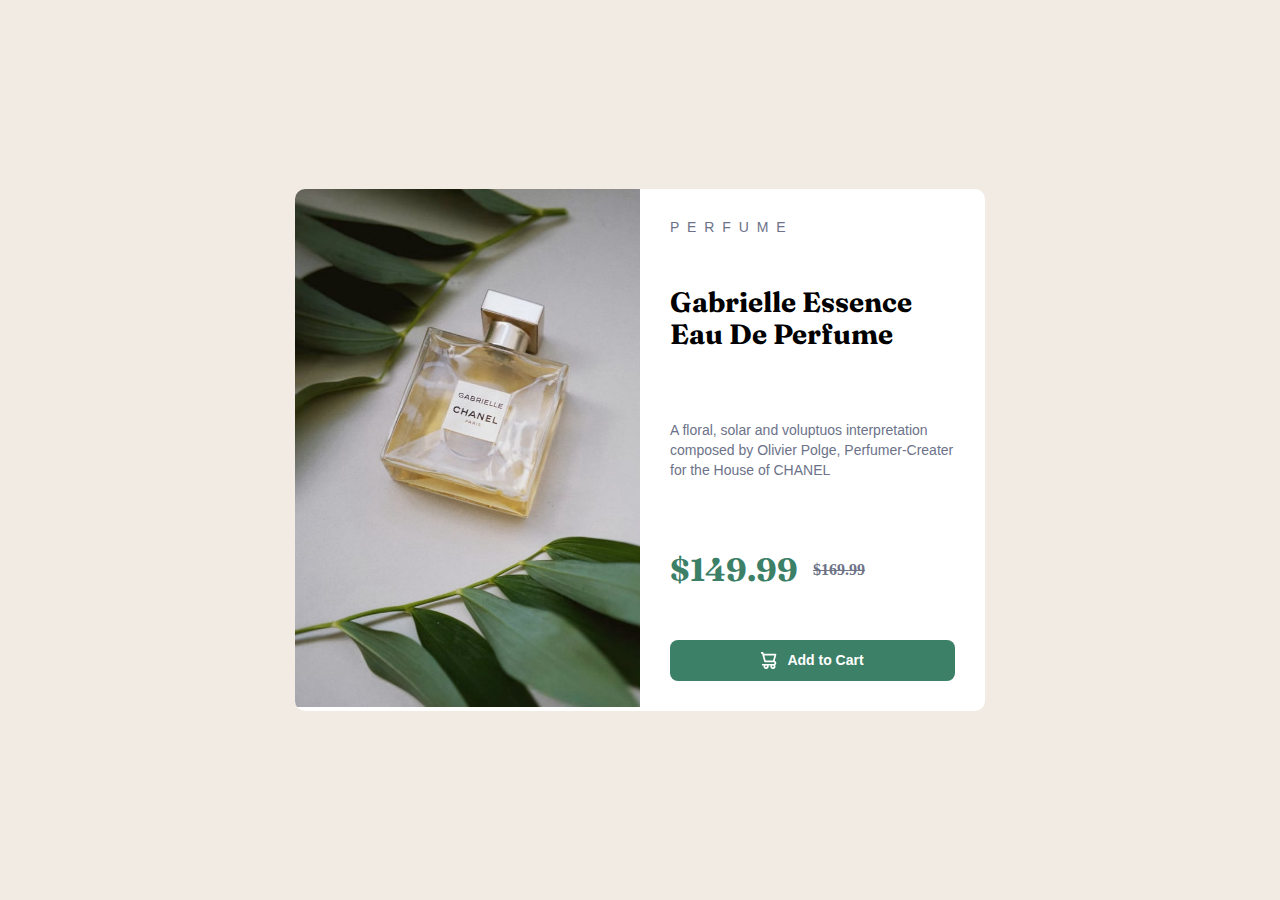
<file: product-preview-card-component-main/index.html>
<!DOCTYPE html>
<html lang="en">
<head>
    <meta charset="UTF-8">
    <meta name="viewport" content="width=device-width, initial-scale=1.0">
    <link rel="icon" type="image/png" sizes="32x32" href="favicon-32x32.png">
    <title>Product Preview Card</title>
    





    <title>product-preview-card</title> 
    <link rel="preconnect" href="https://fonts.googleapis.com">
    <link rel="preconnect" href="https://fonts.gstatic.com" crossorigin>
    <link href="https://fonts.googleapis.com/css2?family=Fraunces:ital,opsz,wght@0,9..144,100..900;1,9..144,100..900&display=swap" rel="stylesheet">
    <link rel="stylesheet" href="style.css">
</head>
<body>
    <div class="main">
        <picture>
            <source media="(max-width: 600px)" srcset="images/image-product-mobile.jpg">
            <img src="images/image-product-desktop.jpg" alt ="Perfume Bottle">
        </picture>
        <div class="info">
            <h1>P E R F U M E</h1>
            <h2>Gabrielle Essence Eau De Perfume</h2>
            <p>A floral, solar and voluptuos interpretation composed by Olivier Polge, Perfumer-Creater for the House of CHANEL</p>
            <div class="price">
                <span class="discountedprice">$149.99</span>
                <span class="originalprice">$169.99</span>
            </div>
            <button><img src="images/icon-cart.svg" alt="Cart Icon">Add to Cart</button>
            
        </div>
    </div>
</body>
</html>
</file>
<file: product-preview-card-component-main/style.css>
* {
    padding: 0;
    margin: 0;
    box-sizing: border-box;
}

html, body {
    height: 100%;
    width: 100%;
    background-color: hsl(30, 30%, 92%);
    display: flex;
    justify-content: center;
    align-items: center;
}

.main {
    width: 690px;
    background-color: hsl(0, 0%, 100%);
    display: flex;
    border-radius: 10px;
    overflow: hidden;
}

picture {
    width: 50%;
}

img {
    width: 100%;
    height: auto;
}

.info {
    width: 50%;
    padding: 30px;
    display: flex;
    flex-direction: column;
    justify-content: space-between;
}

h1 {
    font-size: 14px;
    font-weight: 500;
    color: hsl(228, 12%, 48%);
    font-family: "Montserrat", sans-serif;
    letter-spacing: 2px;
}

h2 {
    font-family: "Fraunces", sans-serif;
    font-size: 28px;
    line-height: 32px;
}

p {
    font-family: "Montserrat", sans-serif;
    font-size: 14px;
    line-height: 20px;
    color: hsl(228, 12%, 48%);
    margin: 20px 0;
}
.price {
    font-size: 35px;
    font-weight: 700;
    color: hsl(158, 36%, 37%);
    display: flex;
    align-items: center;
    gap: 15px;
}

.discountedprice {
    font-family: "Fraunces", sans-serif;
    font-size: 32px;
    font-weight: 700;
    color: hsl(158, 36%, 37%);
}

.originalprice {
    font-size: 16px;
    text-decoration: line-through;
    color: hsl(228, 10%, 48%);
}

button {
    display: flex;
    align-items: center;
    justify-content: center;
    gap: 10px;
    background-color: hsl(158, 36%, 37%);
    color: white;
    font-family: "Montserrat", sans-serif;
    font-weight: 600;
    border-radius: 8px;
    font-size: 14px;
    border: none;
    padding: 12px 20px;
    cursor: pointer;
    transition: background 0.3s ease-in-out;
}

button img {
    width: 16px;
}

button:hover {
    background-color: hsl(158, 36%, 30%);
}

@media (max-width: 600px) {
    .main {
        width: 90%;
        flex-direction: column;
        height: auto;
    }

    picture {
        width: 100%;
    }

    img {
        border-radius: 10px 10px 0 0;
    }

    .info {
        width: 100%;
        padding: 20px;
        text-align: center;
    }

    h2 {
        font-size: 24px;
    }

    p {
        font-size: 14px;
        line-height: 22px;
    }

    .price {
        flex-direction: column;
    }

    .discountedprice {
        font-size: 28px;
    }

    .originalprice {
        font-size: 14px;
    }

    button {
        width: 100%;
        padding: 15px;
    }
}
</file>
